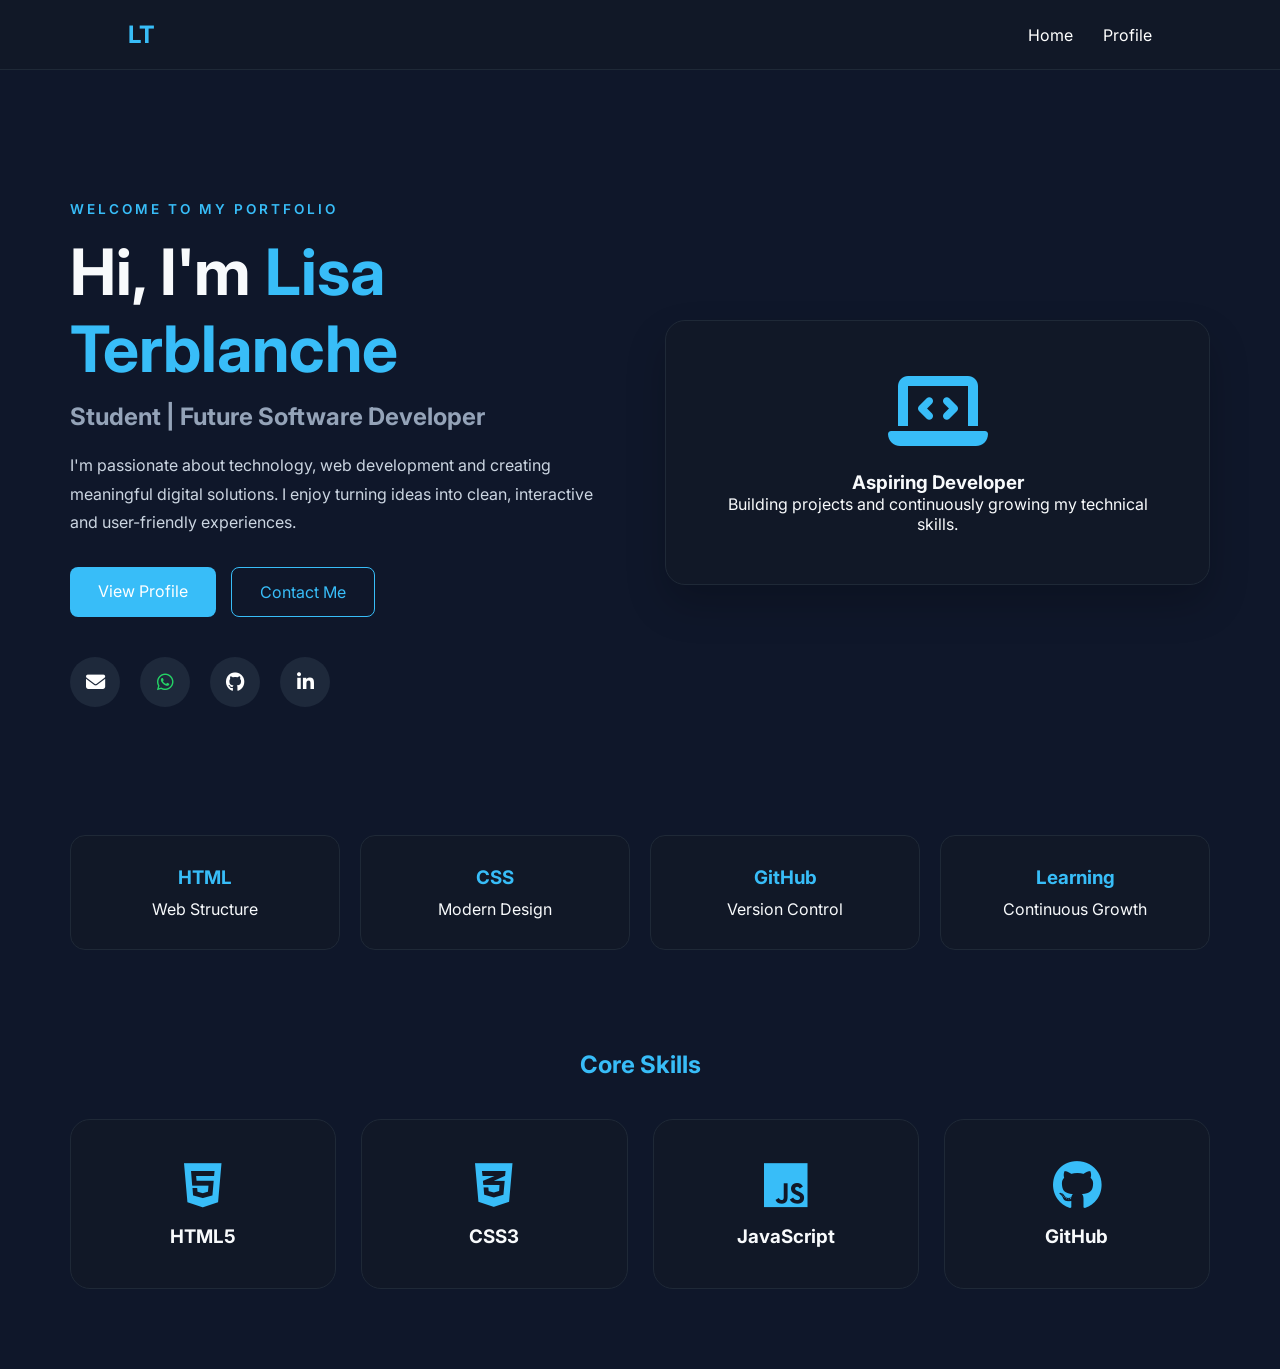
<file: Index.html>
<!DOCTYPE html>
<html lang="en">
<head>
    <meta charset="UTF-8">
    <meta name="viewport" content="width=device-width, initial-scale=1.0">
    <title>Lisa Terblanche | Portfolio</title>

    <link rel="stylesheet" href="mycss.css">

    <link rel="stylesheet"
    href="https://cdnjs.cloudflare.com/ajax/libs/font-awesome/6.5.1/css/all.min.css">
</head>

<body>

<nav>
    <div class="logo">LT</div>

    <ul>
        <li><a href="Index.html">Home</a></li>
        <li><a href="cvprofile.html">Profile</a></li>
    </ul>
</nav>

<section class="hero">

    <div class="hero-left">

        <span class="welcome">WELCOME TO MY PORTFOLIO</span>

        <h1>Hi, I'm <span>Lisa Terblanche</span></h1>

        <h2>Student | Future Software Developer</h2>

        <p>
            I'm passionate about technology, web development and creating
            meaningful digital solutions. I enjoy turning ideas into clean,
            interactive and user-friendly experiences.
        </p>

        <div class="hero-buttons">

            <a href="cvprofile.html" class="btn-primary">
                View Profile
            </a>

            <a href="mailto:your@email.com" class="btn-secondary">
                Contact Me
            </a>

        </div>

        <div class="social-links">

            <a href="mailto:your@email.com">
                <i class="fa-solid fa-envelope"></i>
            </a>

            <a href="https://wa.me/27123456789" target="_blank">
                <i class="fa-brands fa-whatsapp"></i>
            </a>

            <a href="https://github.com/yourusername" target="_blank">
                <i class="fa-brands fa-github"></i>
            </a>

            <a href="https://linkedin.com/in/yourprofile" target="_blank">
                <i class="fa-brands fa-linkedin-in"></i>
            </a>

        </div>

    </div>

    <div class="hero-right">

        <div class="profile-card">

            <i class="fa-solid fa-laptop-code profile-icon"></i>

            <h3>Aspiring Developer</h3>

            <p>
                Building projects and continuously growing my technical skills.
            </p>

        </div>

    </div>

</section>

<section class="stats">

    <div class="stat-card">
        <h3>HTML</h3>
        <p>Web Structure</p>
    </div>

    <div class="stat-card">
        <h3>CSS</h3>
        <p>Modern Design</p>
    </div>

    <div class="stat-card">
        <h3>GitHub</h3>
        <p>Version Control</p>
    </div>

    <div class="stat-card">
        <h3>Learning</h3>
        <p>Continuous Growth</p>
    </div>

</section>

<section class="skills-preview">

    <h2>Core Skills</h2>

    <div class="skills-grid">

        <div class="skill-box">
            <i class="fa-brands fa-html5"></i>
            <h3>HTML5</h3>
        </div>

        <div class="skill-box">
            <i class="fa-brands fa-css3-alt"></i>
            <h3>CSS3</h3>
        </div>

        <div class="skill-box">
            <i class="fa-brands fa-js"></i>
            <h3>JavaScript</h3>
        </div>

        <div class="skill-box">
            <i class="fa-brands fa-github"></i>
            <h3>GitHub</h3>
        </div>

    </div>

</section>

</body>
</html>
</file>
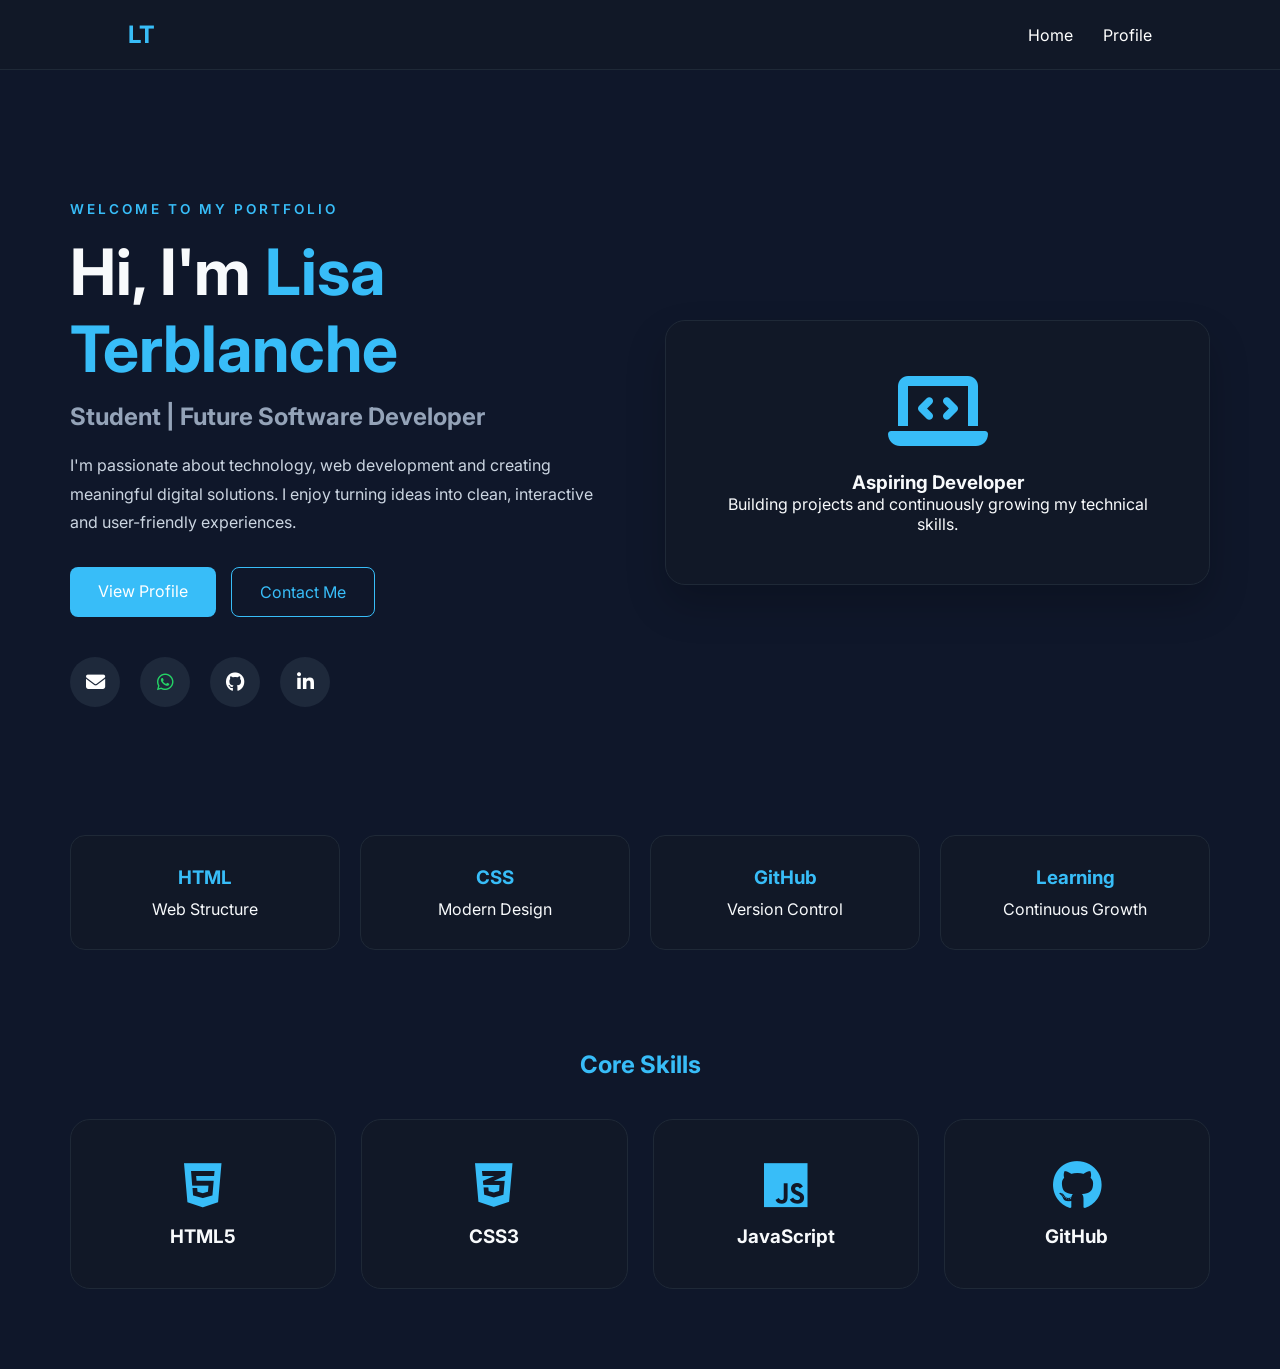
<file: index.html>
<!DOCTYPE html>
<html lang="en">
<head>
    <meta charset="UTF-8">
    <meta name="viewport" content="width=device-width, initial-scale=1.0">
    <title>Lisa Terblanche | Portfolio</title>

    <link rel="stylesheet" href="mycss.css">

    <link rel="stylesheet"
    href="https://cdnjs.cloudflare.com/ajax/libs/font-awesome/6.5.1/css/all.min.css">
</head>

<body>

<nav>
    <div class="logo">LT</div>

    <ul>
        <li><a href="index.html">Home</a></li>
        <li><a href="cvprofile.html">Profile</a></li>
    </ul>
</nav>

<section class="hero">

    <div class="hero-left">

        <span class="welcome">WELCOME TO MY PORTFOLIO</span>

        <h1>Hi, I'm <span>Lisa Terblanche</span></h1>

        <h2>Student | Future Software Developer</h2>

        <p>
            I'm passionate about technology, web development and creating
            meaningful digital solutions. I enjoy turning ideas into clean,
            interactive and user-friendly experiences.
        </p>

        <div class="hero-buttons">

            <a href="cvprofile.html" class="btn-primary">
                View Profile
            </a>

            <a href="mailto:your@email.com" class="btn-secondary">
                Contact Me
            </a>

        </div>

        <div class="social-links">

            <a href="mailto:your@email.com">
                <i class="fa-solid fa-envelope"></i>
            </a>

            <a href="https://wa.me/27123456789" target="_blank">
                <i class="fa-brands fa-whatsapp"></i>
            </a>

            <a href="https://github.com/yourusername" target="_blank">
                <i class="fa-brands fa-github"></i>
            </a>

            <a href="https://linkedin.com/in/yourprofile" target="_blank">
                <i class="fa-brands fa-linkedin-in"></i>
            </a>

        </div>

    </div>

    <div class="hero-right">

        <div class="profile-card">

            <i class="fa-solid fa-laptop-code profile-icon"></i>

            <h3>Aspiring Developer</h3>

            <p>
                Building projects and continuously growing my technical skills.
            </p>

        </div>

    </div>

</section>

<section class="stats">

    <div class="stat-card">
        <h3>HTML</h3>
        <p>Web Structure</p>
    </div>

    <div class="stat-card">
        <h3>CSS</h3>
        <p>Modern Design</p>
    </div>

    <div class="stat-card">
        <h3>GitHub</h3>
        <p>Version Control</p>
    </div>

    <div class="stat-card">
        <h3>Learning</h3>
        <p>Continuous Growth</p>
    </div>

</section>

<section class="skills-preview">

    <h2>Core Skills</h2>

    <div class="skills-grid">

        <div class="skill-box">
            <i class="fa-brands fa-html5"></i>
            <h3>HTML5</h3>
        </div>

        <div class="skill-box">
            <i class="fa-brands fa-css3-alt"></i>
            <h3>CSS3</h3>
        </div>

        <div class="skill-box">
            <i class="fa-brands fa-js"></i>
            <h3>JavaScript</h3>
        </div>

        <div class="skill-box">
            <i class="fa-brands fa-github"></i>
            <h3>GitHub</h3>
        </div>

    </div>

</section>

</body>
</html>
</file>
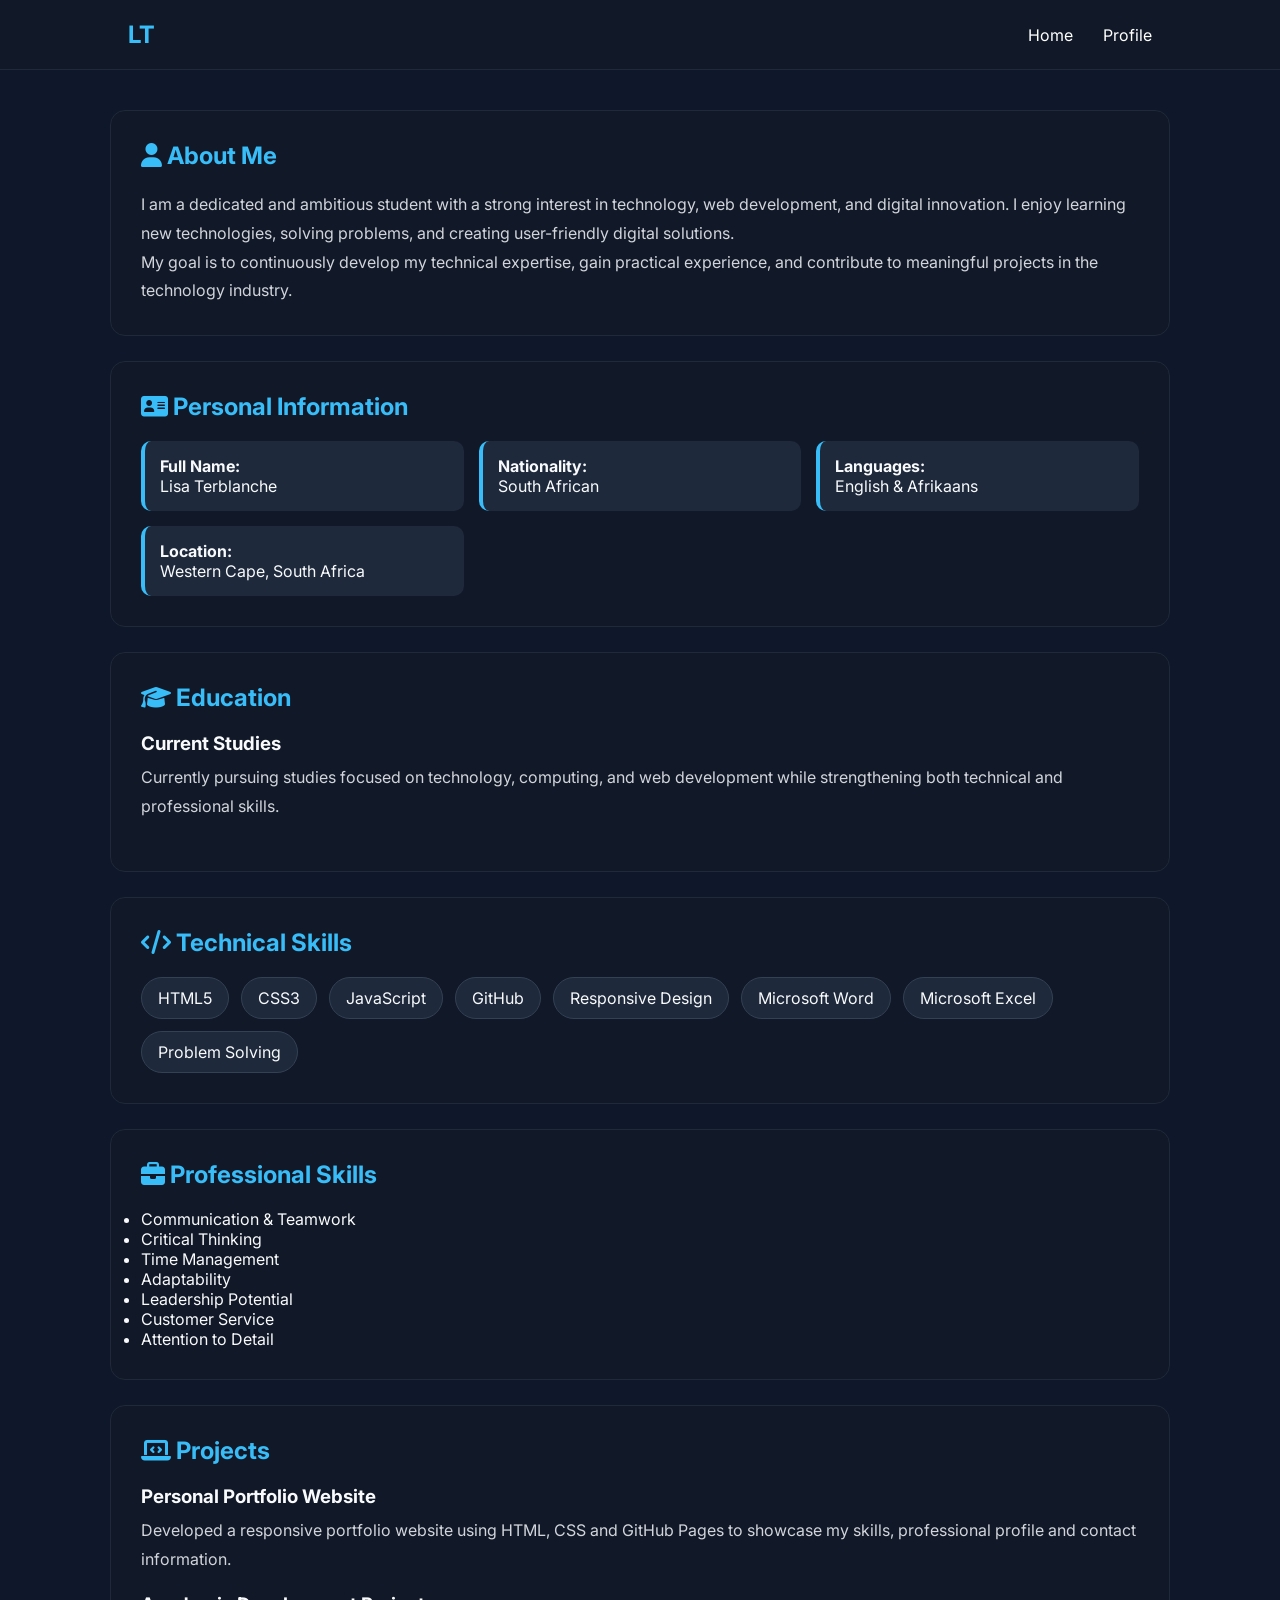
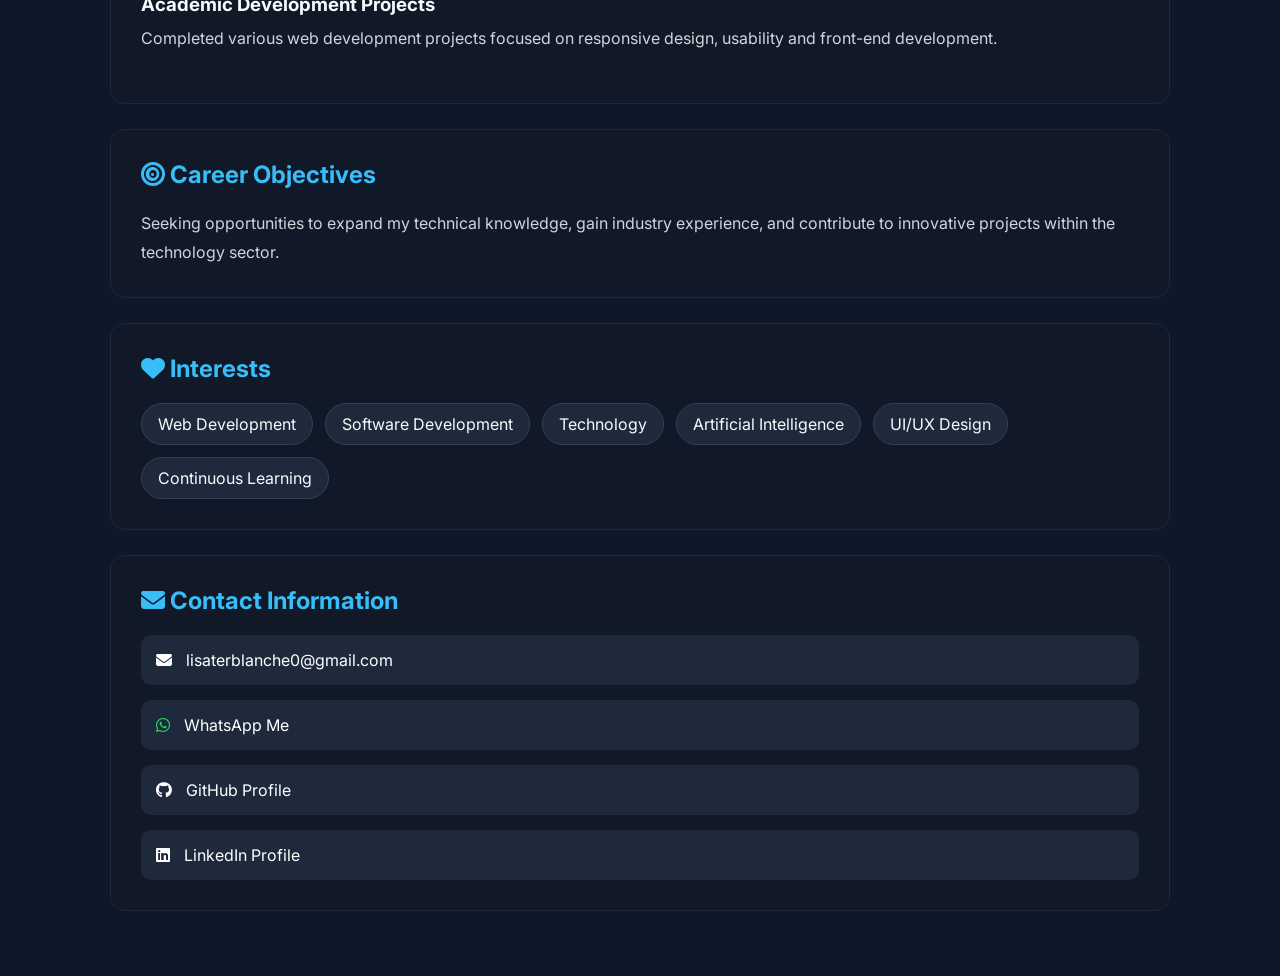
<file: cvprofile.html>
<!DOCTYPE html>
<html lang="en">
<head>
    <meta charset="UTF-8">
    <meta name="viewport" content="width=device-width, initial-scale=1.0">
    <title>Lisa Terblanche | Professional Profile</title>

    <link rel="stylesheet" href="mycss.css">

    <link rel="stylesheet"
    href="https://cdnjs.cloudflare.com/ajax/libs/font-awesome/6.5.1/css/all.min.css">
</head>
<!--    
-->
<body>

<nav>
    <div class="logo">LT</div>

    <ul>
        <li><a href="index.html">Home</a></li>
        <li><a href="cvprofile.html">Profile</a></li>
    </ul>
</nav>

<div class="container">

    <section class="card">
        <h2><i class="fa-solid fa-user"></i> About Me</h2>

        <p>
            I am a dedicated and ambitious student with a strong interest
            in technology, web development, and digital innovation. I enjoy
            learning new technologies, solving problems, and creating
            user-friendly digital solutions.
        </p>

        <p>
            My goal is to continuously develop my technical expertise,
            gain practical experience, and contribute to meaningful projects
            in the technology industry.
        </p>
    </section>

    <section class="card">
        <h2><i class="fa-solid fa-address-card"></i> Personal Information</h2>

        <div class="info-grid">

            <div class="info-item">
                <strong>Full Name:</strong><br>
                Lisa Terblanche
            </div>

            <div class="info-item">
                <strong>Nationality:</strong><br>
                South African
            </div>

            <div class="info-item">
                <strong>Languages:</strong><br>
                English & Afrikaans
            </div>

            <div class="info-item">
                <strong>Location:</strong><br>
                Western Cape, South Africa
            </div>

        </div>
    </section>

    <section class="card">

        <h2><i class="fa-solid fa-graduation-cap"></i> Education</h2>

        <div class="item">
            <h3>Current Studies</h3>

            <p>
                Currently pursuing studies focused on technology,
                computing, and web development while strengthening
                both technical and professional skills.
            </p>
        </div>

    </section>

    <section class="card">

        <h2><i class="fa-solid fa-code"></i> Technical Skills</h2>

        <div class="skills">
            <span>HTML5</span>
            <span>CSS3</span>
            <span>JavaScript</span>
            <span>GitHub</span>
            <span>Responsive Design</span>
            <span>Microsoft Word</span>
            <span>Microsoft Excel</span>
            <span>Problem Solving</span>
        </div>

    </section>

    <section class="card">

        <h2><i class="fa-solid fa-briefcase"></i> Professional Skills</h2>

        <ul>
            <li>Communication & Teamwork</li>
            <li>Critical Thinking</li>
            <li>Time Management</li>
            <li>Adaptability</li>
            <li>Leadership Potential</li>
            <li>Customer Service</li>
            <li>Attention to Detail</li>
        </ul>

    </section>

    <section class="card">

        <h2><i class="fa-solid fa-laptop-code"></i> Projects</h2>

        <div class="item">
            <h3>Personal Portfolio Website</h3>

            <p>
                Developed a responsive portfolio website using HTML,
                CSS and GitHub Pages to showcase my skills,
                professional profile and contact information.
            </p>
        </div>

        <div class="item">
            <h3>Academic Development Projects</h3>

            <p>
                Completed various web development projects focused on
                responsive design, usability and front-end development.
            </p>
        </div>

    </section>

    <section class="card">

        <h2><i class="fa-solid fa-bullseye"></i> Career Objectives</h2>

        <p>
            Seeking opportunities to expand my technical knowledge,
            gain industry experience, and contribute to innovative
            projects within the technology sector.
        </p>

    </section>

    <section class="card">

        <h2><i class="fa-solid fa-heart"></i> Interests</h2>

        <div class="skills">
            <span>Web Development</span>
            <span>Software Development</span>
            <span>Technology</span>
            <span>Artificial Intelligence</span>
            <span>UI/UX Design</span>
            <span>Continuous Learning</span>
        </div>

    </section>

    <section class="card">

        <h2><i class="fa-solid fa-envelope"></i> Contact Information</h2>

        <div class="contact">

            <a href="mailto:your@email.com">
                <i class="fa-solid fa-envelope"></i>
                lisaterblanche0@gmail.com
            </a>

            <a href="https://wa.me/27658036794" target="_blank">
                <i class="fa-brands fa-whatsapp"></i>
                WhatsApp Me
            </a>

            <a href="https://github.com/lisaterblanche0" target="_blank">
                <i class="fa-brands fa-github"></i>
                GitHub Profile
            </a>

            <a href="https://linkedin.com/in/yourprofile" target="_blank">
                <i class="fa-brands fa-linkedin"></i>
                LinkedIn Profile
            </a>

        </div>

    </section>

</div>

</body>
</html>
</file>
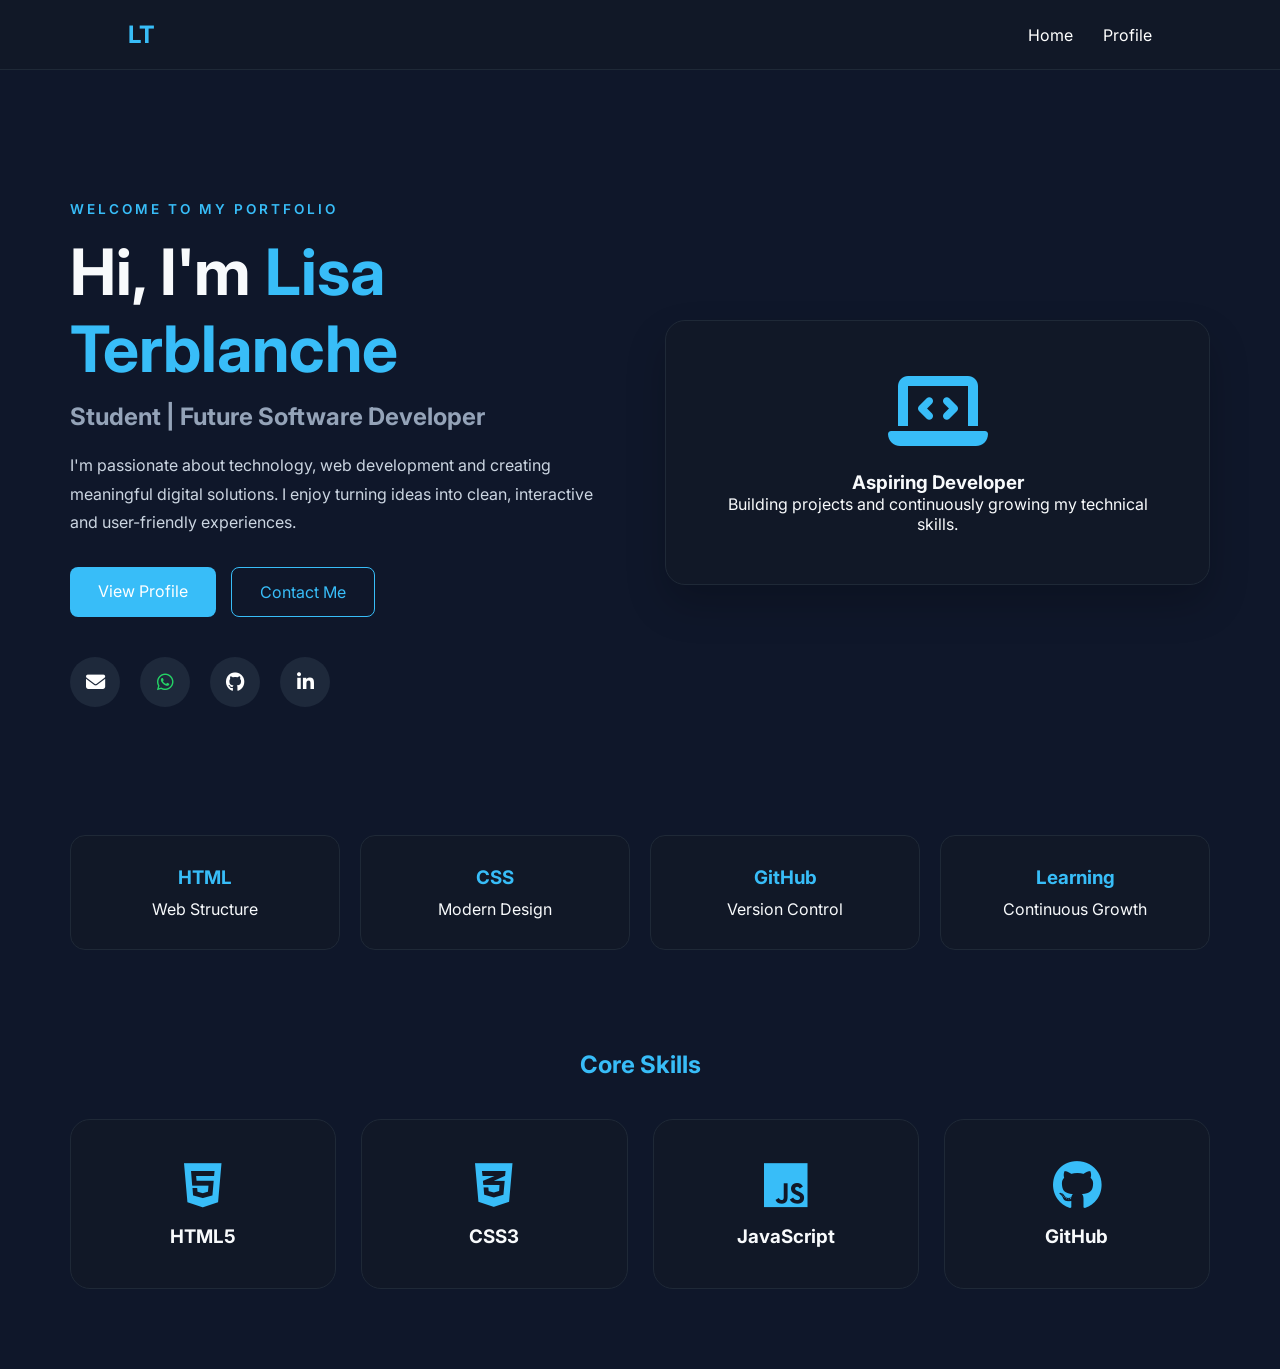
<file: indexcopy.html>
<!DOCTYPE html>
<html lang="en">
<head>
    <meta charset="UTF-8">
    <meta name="viewport" content="width=device-width, initial-scale=1.0">
    <title>Lisa Terblanche | Portfolio</title>

    <link rel="stylesheet" href="mycss.css">

    <link rel="stylesheet"
    href="https://cdnjs.cloudflare.com/ajax/libs/font-awesome/6.5.1/css/all.min.css">
</head>

<body>

<nav>
    <div class="logo">LT</div>

    <ul>
        <li><a href="indexcopy.html">Home</a></li>
        <li><a href="cvprofile.html">Profile</a></li>
    </ul>
</nav>

<section class="hero">

    <div class="hero-left">

        <span class="welcome">WELCOME TO MY PORTFOLIO</span>

        <h1>Hi, I'm <span>Lisa Terblanche</span></h1>

        <h2>Student | Future Software Developer</h2>

        <p>
            I'm passionate about technology, web development and creating
            meaningful digital solutions. I enjoy turning ideas into clean,
            interactive and user-friendly experiences.
        </p>

        <div class="hero-buttons">

            <a href="cvprofile.html" class="btn-primary">
                View Profile
            </a>

            <a href="mailto:your@email.com" class="btn-secondary">
                Contact Me
            </a>

        </div>

        <div class="social-links">

            <a href="mailto:your@email.com">
                <i class="fa-solid fa-envelope"></i>
            </a>

            <a href="https://wa.me/27123456789" target="_blank">
                <i class="fa-brands fa-whatsapp"></i>
            </a>

            <a href="https://github.com/yourusername" target="_blank">
                <i class="fa-brands fa-github"></i>
            </a>

            <a href="https://linkedin.com/in/yourprofile" target="_blank">
                <i class="fa-brands fa-linkedin-in"></i>
            </a>

        </div>

    </div>

    <div class="hero-right">

        <div class="profile-card">

            <i class="fa-solid fa-laptop-code profile-icon"></i>

            <h3>Aspiring Developer</h3>

            <p>
                Building projects and continuously growing my technical skills.
            </p>

        </div>

    </div>

</section>

<section class="stats">

    <div class="stat-card">
        <h3>HTML</h3>
        <p>Web Structure</p>
    </div>

    <div class="stat-card">
        <h3>CSS</h3>
        <p>Modern Design</p>
    </div>

    <div class="stat-card">
        <h3>GitHub</h3>
        <p>Version Control</p>
    </div>

    <div class="stat-card">
        <h3>Learning</h3>
        <p>Continuous Growth</p>
    </div>

</section>

<section class="skills-preview">

    <h2>Core Skills</h2>

    <div class="skills-grid">

        <div class="skill-box">
            <i class="fa-brands fa-html5"></i>
            <h3>HTML5</h3>
        </div>

        <div class="skill-box">
            <i class="fa-brands fa-css3-alt"></i>
            <h3>CSS3</h3>
        </div>

        <div class="skill-box">
            <i class="fa-brands fa-js"></i>
            <h3>JavaScript</h3>
        </div>

        <div class="skill-box">
            <i class="fa-brands fa-github"></i>
            <h3>GitHub</h3>
        </div>

    </div>

</section>

</body>
</html>
</file>
<file: mycss.css>
@import url('https://fonts.googleapis.com/css2?family=Inter:wght@300;400;500;600;700&display=swap');

*{
    margin:0;
    padding:0;
    box-sizing:border-box;
}

body{
    font-family:'Inter',sans-serif;
    background:#0f172a;
    color:#f8fafc;
    min-height:100vh;
}

/* ===== NAVIGATION ===== */

nav{
    display:flex;
    justify-content:space-between;
    align-items:center;
    padding:20px 10%;
    background:#111827;
    border-bottom:1px solid #1f2937;
    position:sticky;
    top:0;
    z-index:1000;
}

.logo{
    font-size:1.5rem;
    font-weight:700;
    color:#38bdf8;
}

nav ul{
    display:flex;
    list-style:none;
    gap:30px;
}

nav a{
    color:#fff;
    text-decoration:none;
    transition:.3s;
}

nav a:hover{
    color:#38bdf8;
}

/* ===== HERO ===== */

.hero{
    max-width:1200px;
    margin:auto;
    min-height:85vh;
    display:grid;
    grid-template-columns:1fr 1fr;
    align-items:center;
    gap:50px;
    padding:50px 30px;
}

.hero-left h1{
    font-size:4rem;
    margin:15px 0;
}

.hero-left h1 span{
    color:#38bdf8;
}

.hero-left h2{
    color:#94a3b8;
    margin-bottom:20px;
}

.hero-left p{
    color:#cbd5e1;
    line-height:1.8;
    max-width:550px;
}

.welcome{
    letter-spacing:3px;
    color:#38bdf8;
    font-size:.85rem;
    font-weight:600;
}

.hero-buttons{
    margin-top:30px;
    display:flex;
    gap:15px;
}

.profile-card{
    background:#111827;
    border:1px solid #1f2937;
    border-radius:20px;
    padding:50px;
    text-align:center;
    box-shadow:0 20px 40px rgba(0,0,0,.2);
}

.profile-icon{
    font-size:80px;
    color:#38bdf8;
    margin-bottom:20px;
}

/* ===== BUTTONS ===== */

.btn-primary{
    background:#38bdf8;
    color:white;
    text-decoration:none;
    padding:14px 28px;
    border-radius:8px;
    transition:.3s;
    display:inline-block;
}

.btn-primary:hover{
    background:#0ea5e9;
}

.btn-secondary{
    border:1px solid #38bdf8;
    color:#38bdf8;
    text-decoration:none;
    padding:14px 28px;
    border-radius:8px;
    transition:.3s;
}

.btn-secondary:hover{
    background:#38bdf8;
    color:white;
}

/* ===== SOCIAL LINKS ===== */

.social-links{
    display:flex;
    gap:20px;
    margin-top:40px;
}

.social-links a{
    width:50px;
    height:50px;
    display:flex;
    align-items:center;
    justify-content:center;
    background:#1e293b;
    color:white;
    border-radius:50%;
    text-decoration:none;
    transition:.3s;
    font-size:1.2rem;
}

.social-links a:hover{
    transform:translateY(-5px);
    background:#38bdf8;
}

.fa-whatsapp{
    color:#25D366;
}

/* ===== STATS ===== */

.stats{
    max-width:1200px;
    margin:auto;
    padding:0 30px 60px;
    display:grid;
    grid-template-columns:repeat(4,1fr);
    gap:20px;
}

.stat-card{
    background:#111827;
    border:1px solid #1f2937;
    border-radius:15px;
    padding:30px;
    text-align:center;
}

.stat-card h3{
    color:#38bdf8;
    margin-bottom:10px;
}

/* ===== SKILLS PREVIEW ===== */

.skills-preview{
    max-width:1200px;
    margin:auto;
    padding:40px 30px 80px;
}

.skills-preview h2{
    text-align:center;
    margin-bottom:40px;
    color:#38bdf8;
}

.skills-grid{
    display:grid;
    grid-template-columns:repeat(auto-fit,minmax(220px,1fr));
    gap:25px;
}

.skill-box{
    background:#111827;
    border:1px solid #1f2937;
    border-radius:20px;
    padding:40px;
    text-align:center;
    transition:.3s;
}

.skill-box:hover{
    transform:translateY(-8px);
    border-color:#38bdf8;
}

.skill-box i{
    font-size:50px;
    color:#38bdf8;
    margin-bottom:15px;
}

/* ===== PROFILE PAGE ===== */

.container{
    max-width:1100px;
    margin:auto;
    padding:40px 20px;
}

.card{
    background:#111827;
    border:1px solid #1f2937;
    border-radius:15px;
    padding:30px;
    margin-bottom:25px;
}

.card h2{
    color:#38bdf8;
    margin-bottom:20px;
}

.card p{
    color:#d1d5db;
    line-height:1.8;
}

.item{
    margin-bottom:20px;
}

.item h3{
    margin-bottom:8px;
}

/* ===== SKILLS ===== */

.skills{
    display:flex;
    flex-wrap:wrap;
    gap:12px;
}

.skills span{
    background:#1e293b;
    border:1px solid #334155;
    padding:10px 16px;
    border-radius:30px;
}

/* ===== PERSONAL INFO ===== */

.info-grid{
    display:grid;
    grid-template-columns:repeat(auto-fit,minmax(250px,1fr));
    gap:15px;
}

.info-item{
    background:#1e293b;
    padding:15px;
    border-radius:10px;
    border-left:4px solid #38bdf8;
}

/* ===== CONTACT ===== */

.contact{
    display:flex;
    flex-direction:column;
    gap:15px;
}

.contact a{
    text-decoration:none;
    color:white;
    background:#1e293b;
    padding:15px;
    border-radius:10px;
    transition:.3s;
}

.contact a:hover{
    background:#38bdf8;
    transform:translateX(5px);
}

.contact a i{
    margin-right:10px;
}

/* ===== RESPONSIVE ===== */

@media(max-width:768px){

    nav{
        flex-direction:column;
        gap:15px;
    }

    .hero{
        grid-template-columns:1fr;
        text-align:center;
    }

    .hero-left h1{
        font-size:2.7rem;
    }

    .hero-buttons{
        justify-content:center;
        flex-wrap:wrap;
    }

    .social-links{
        justify-content:center;
    }

    .stats{
        grid-template-columns:1fr 1fr;
    }
}
</file>
